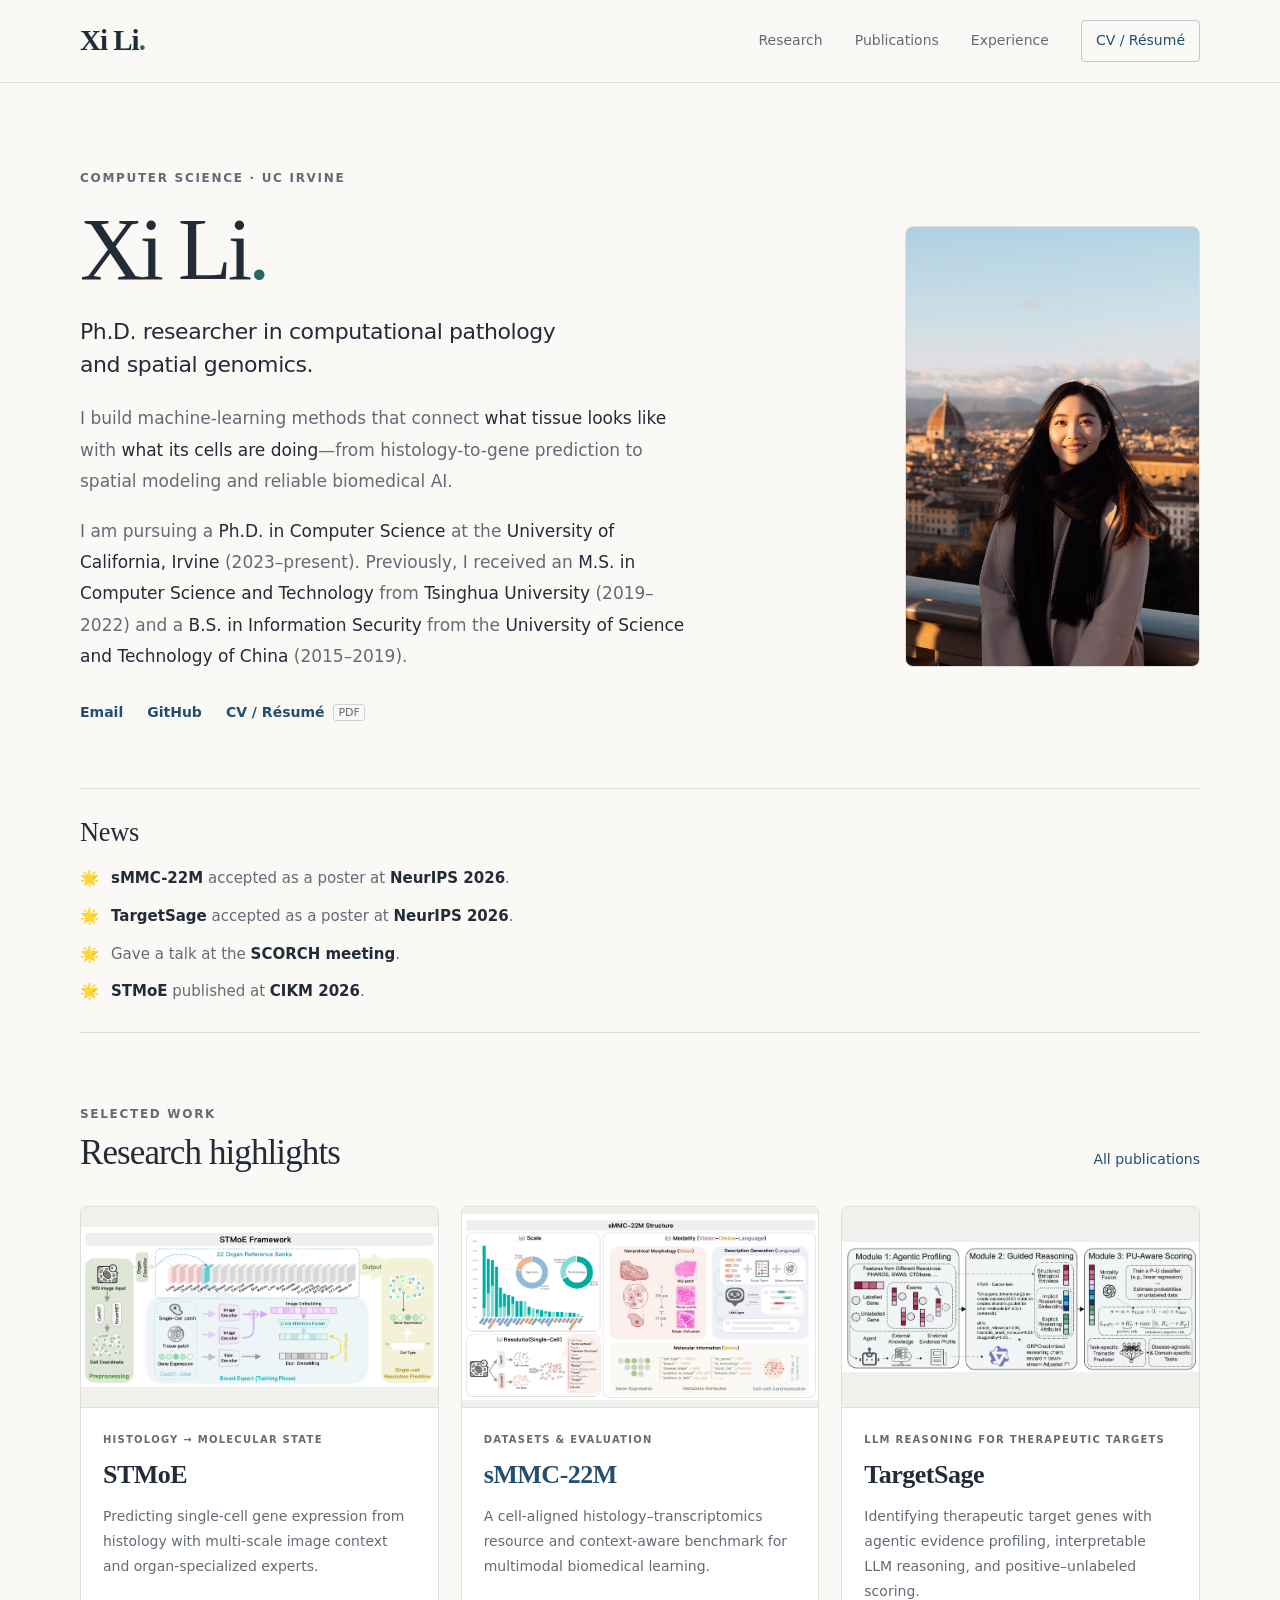
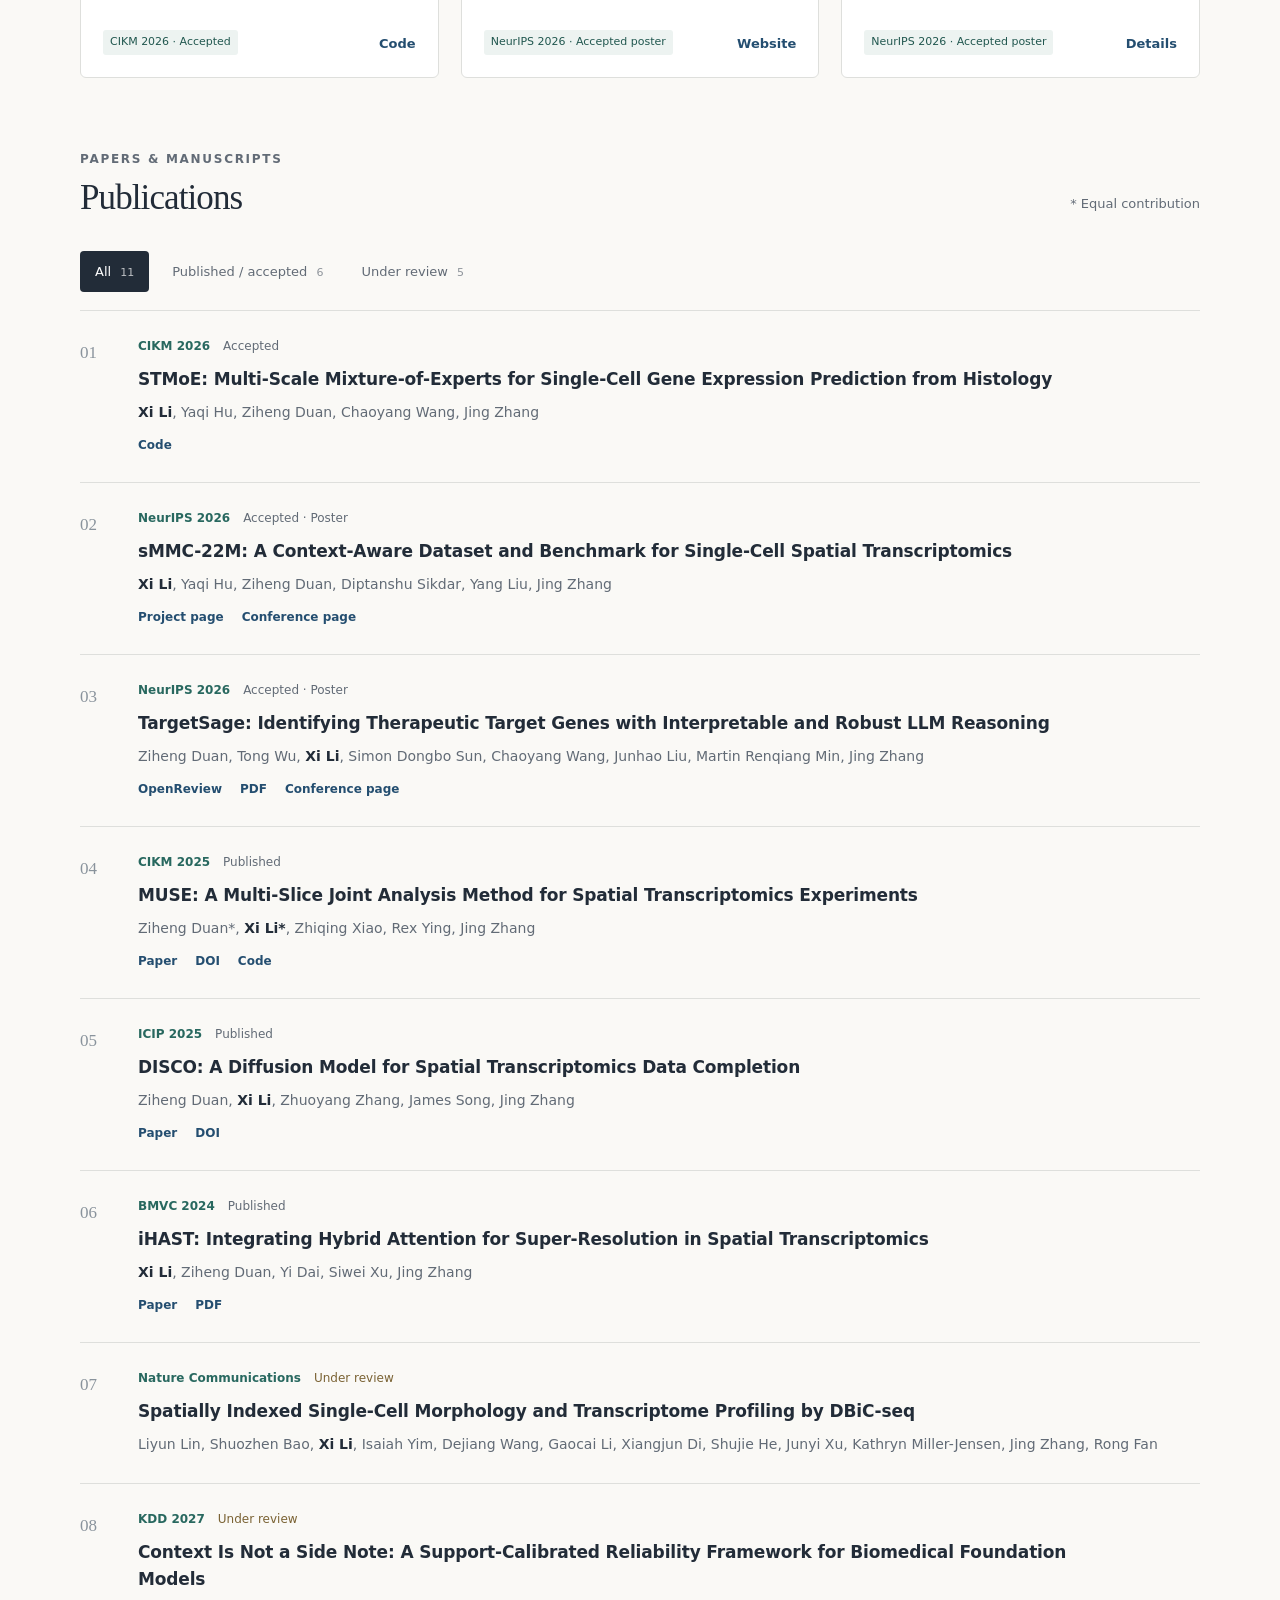
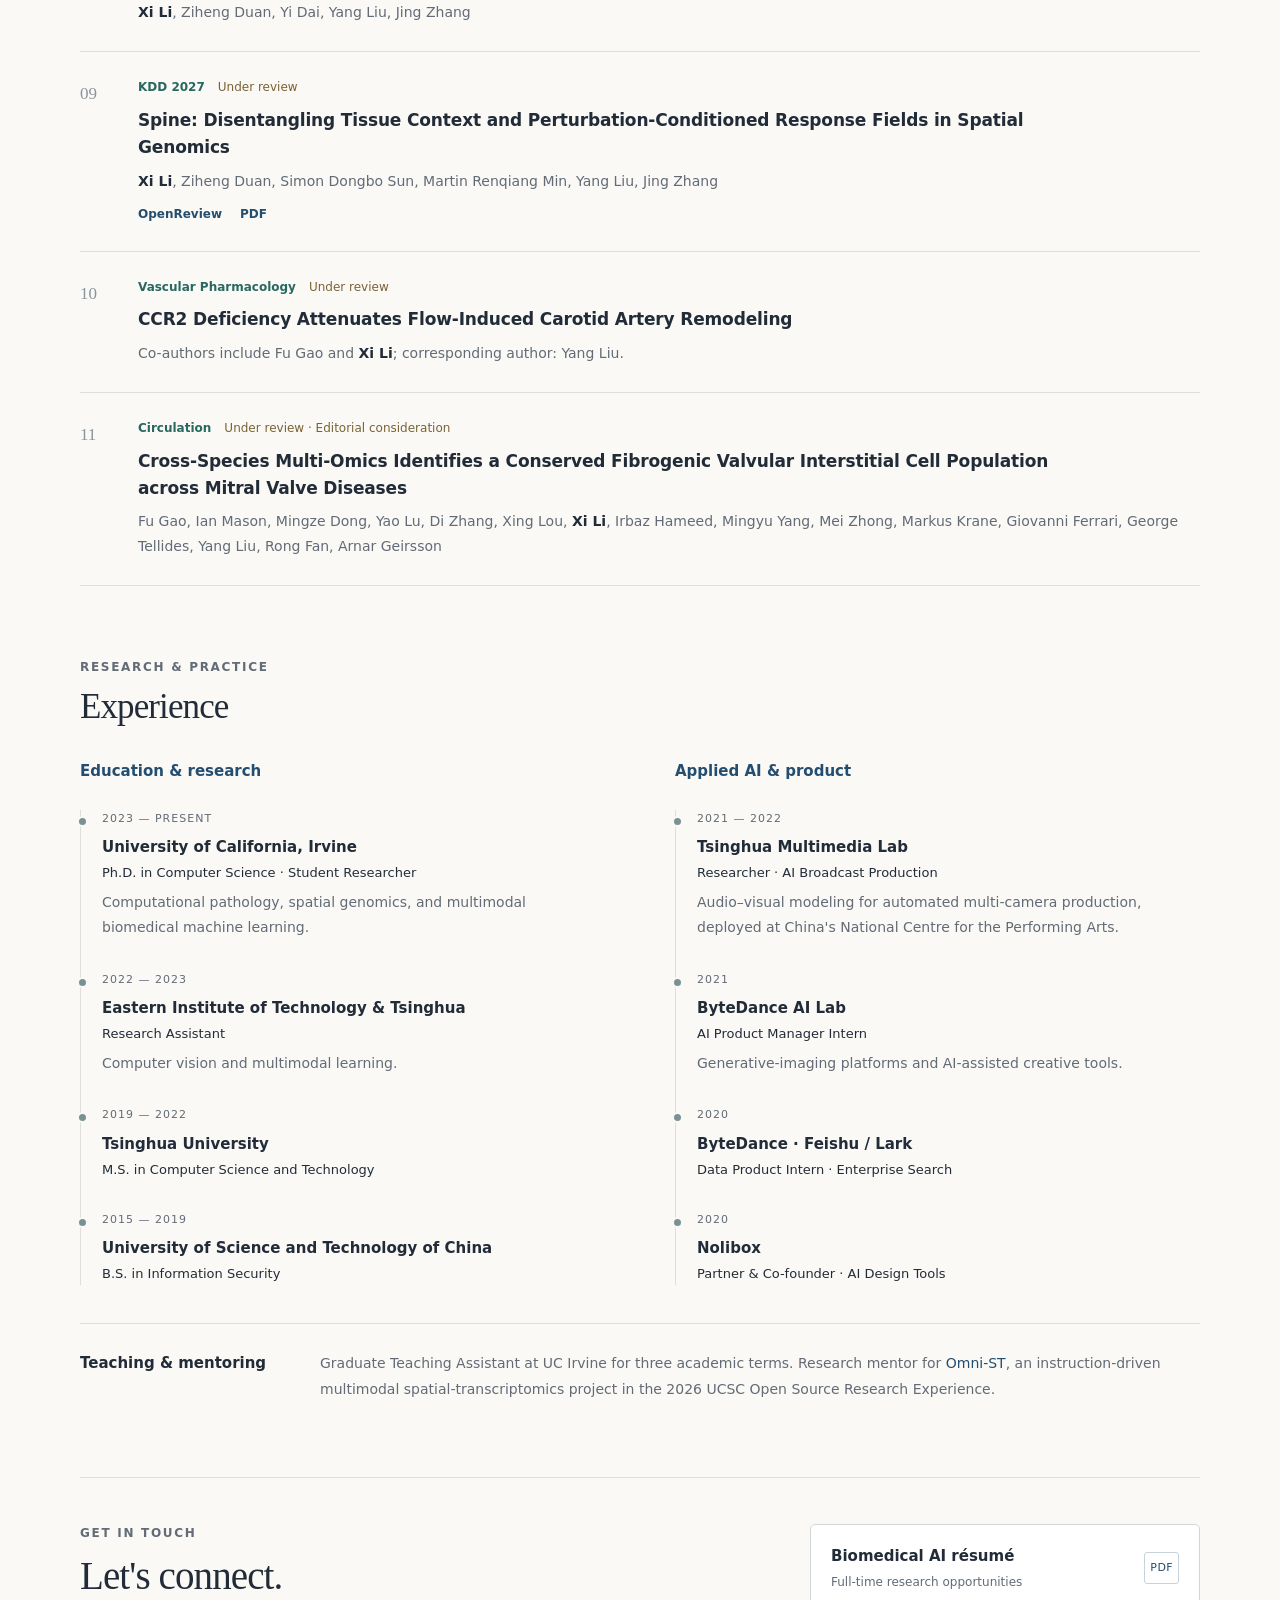
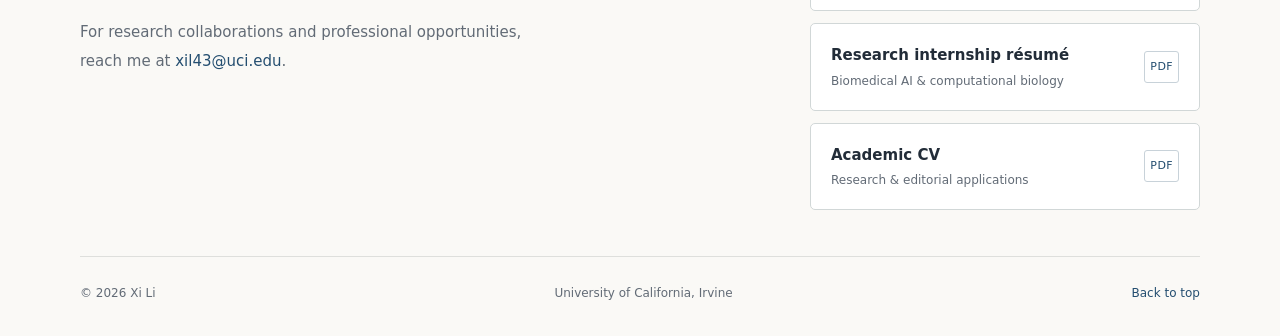
<file: index.html>
<!doctype html>
<html lang="en">
<head>
  <meta charset="utf-8">
  <meta name="viewport" content="width=device-width, initial-scale=1">
  <meta name="theme-color" content="#faf9f6">
  <meta name="description" content="Xi Li is a Ph.D. researcher at UC Irvine working on computational pathology, spatial genomics, and multimodal biomedical AI.">
  <meta property="og:title" content="Xi Li — Computational Pathology & Spatial Genomics">
  <meta property="og:description" content="Research, publications, and experience at the intersection of tissue morphology, molecular biology, and machine learning.">
  <meta property="og:type" content="website">
  <title>Xi Li — Research & Publications</title>
  <link rel="icon" type="image/svg+xml" href="assets/images/favicon.svg">
  <link rel="stylesheet" href="assets/css/style.css">
  <script src="assets/js/main.js" defer></script>
</head>
<body>
  <a class="skip-link" href="#main">Skip to content</a>
  <header class="site-header">
    <div class="header-inner wrap">
      <a class="wordmark" href="#about" aria-label="Xi Li, home">Xi Li<span class="wordmark-dot">.</span></a>
      <button class="menu-toggle" type="button" aria-expanded="false" aria-controls="navigation" hidden>Menu <span aria-hidden="true">☰</span></button>
      <nav id="navigation" aria-label="Main navigation">
        <a href="#research">Research</a>
        <a href="publications.html">Publications</a>
        <a href="#experience">Experience</a>
        <a class="nav-cv" href="#cv">CV / Résumé</a>
      </nav>
    </div>
  </header>

  <main id="main" class="wrap">
    <section class="intro" id="about" aria-labelledby="intro-title">
      <div class="intro-main">
        <p class="eyebrow">COMPUTER SCIENCE · UC IRVINE</p>
        <h1 id="intro-title">Xi Li<span class="name-dot">.</span></h1>
        <p class="intro-role">Ph.D. researcher in computational pathology<br class="desktop-break"> and spatial genomics.</p>
        <p class="intro-text">I build machine-learning methods that connect <strong>what tissue looks like</strong> with <strong>what its cells are doing</strong>—from histology-to-gene prediction to spatial modeling and reliable biomedical AI.</p>
        <p class="intro-text intro-education">I am pursuing a <strong>Ph.D. in Computer Science</strong> at the <strong>University of California, Irvine</strong> (2023–present). Previously, I received an <strong>M.S. in Computer Science and Technology</strong> from <strong>Tsinghua University</strong> (2019–2022) and a <strong>B.S. in Information Security</strong> from the <strong>University of Science and Technology of China</strong> (2015–2019).</p>
        <div class="intro-links">
          <a href="mailto:xil43@uci.edu">Email</a>
          <a href="https://github.com/XenaLi96">GitHub</a>
          <a href="assets/cv/Xi_Li_Biomedical_AI_FullTime_Jun2027.pdf?v=20261121" download>CV / Résumé <span class="file-label">PDF</span></a>
        </div>
      </div>
      <figure class="intro-photo">
        <img src="assets/images/xi-li.jpg?v=20261014" width="2242" height="3360" alt="Xi Li" fetchpriority="high" decoding="async">
      </figure>
    </section>

    <section class="news-strip" aria-labelledby="news-title">
      <h2 class="news-label" id="news-title">News</h2>
      <ul class="news-list" role="list">
        <li><span class="news-star" aria-hidden="true">🌟</span><p><a href="https://xenali96.github.io/sMMC40M/"><strong>sMMC-22M</strong></a> accepted as a poster at <strong>NeurIPS 2026</strong>.</p></li>
        <li><span class="news-star" aria-hidden="true">🌟</span><p><strong>TargetSage</strong> accepted as a poster at <strong>NeurIPS 2026</strong>.</p></li>
        <li><span class="news-star" aria-hidden="true">🌟</span><p>Gave a talk at the <strong>SCORCH meeting</strong>.</p></li>
        <li><span class="news-star" aria-hidden="true">🌟</span><p><strong>STMoE</strong> published at <strong>CIKM 2026</strong>.</p></li>
      </ul>
    </section>

    <section class="section" id="research" aria-labelledby="research-title">
      <div class="section-heading"><div><p class="eyebrow">SELECTED WORK</p><h2 id="research-title">Research highlights</h2></div><a class="quiet-link" href="publications.html">All publications</a></div>
      <div class="research-grid">
        <article class="research-card">
          <div class="card-visual"><a href="assets/images/stmoe-framework.png" target="_blank" rel="noopener" title="View full-size STMoE framework"><img src="assets/images/stmoe-framework.png" width="1678" height="752" alt="STMoE framework: cell preprocessing, 22 organ reference banks, and multi-scale expert training for single-cell gene expression and cell-type prediction."></a></div>
          <div class="card-body"><p class="card-topic">HISTOLOGY → MOLECULAR STATE</p><h3>STMoE</h3><p>Predicting single-cell gene expression from histology with multi-scale image context and organ-specialized experts.</p><div class="card-bottom"><span class="badge accepted">CIKM 2026 · Accepted</span><a href="https://github.com/aicb-ZhangLabs/STMoE">Code</a></div></div>
        </article>
        <article class="research-card">
          <div class="card-visual"><a href="assets/images/smmc-22m-structure.png" target="_blank" rel="noopener" title="View full-size sMMC-22M structure"><img src="assets/images/smmc-22m-structure.png" width="1832" height="954" alt="sMMC-22M structure: dataset scale, single-cell resolution, and aligned vision, omics, and language modalities."></a></div>
          <div class="card-body"><p class="card-topic">DATASETS & EVALUATION</p><h3><a href="https://xenali96.github.io/sMMC40M/">sMMC-22M</a></h3><p>A cell-aligned histology–transcriptomics resource and context-aware benchmark for multimodal biomedical learning.</p><div class="card-bottom"><span class="badge accepted">NeurIPS 2026 · Accepted poster</span><a href="https://xenali96.github.io/sMMC40M/">Website</a></div></div>
        </article>
        <article class="research-card">
          <div class="card-visual"><a href="assets/images/targetsage-framework.png" target="_blank" rel="noopener" title="View full-size TargetSage framework"><img src="assets/images/targetsage-framework.png" width="1722" height="628" alt="TargetSage framework: agentic evidence profiling, guided LLM reasoning, and positive–unlabeled scoring for therapeutic target identification."></a></div>
          <div class="card-body"><p class="card-topic">LLM REASONING FOR THERAPEUTIC TARGETS</p><h3>TargetSage</h3><p>Identifying therapeutic target genes with agentic evidence profiling, interpretable LLM reasoning, and positive–unlabeled scoring.</p><div class="card-bottom"><span class="badge accepted">NeurIPS 2026 · Accepted poster</span><a href="#pub-targetsage">Details</a></div></div>
        </article>
      </div>
    </section>

    <section class="section" id="publications" aria-labelledby="publications-title">
      <div class="section-heading"><div><p class="eyebrow">PAPERS & MANUSCRIPTS</p><h2 id="publications-title">Publications</h2></div><p class="heading-note">* Equal contribution</p></div>
      <div class="publication-filters" role="group" aria-label="Filter publications" hidden>
        <button type="button" class="active" data-filter="all" aria-pressed="true">All <span>11</span></button>
        <button type="button" data-filter="published" aria-pressed="false">Published / accepted <span>6</span></button>
        <button type="button" data-filter="review" aria-pressed="false">Under review <span>5</span></button>
      </div>
      <p id="publication-status" class="sr-only" aria-live="polite"></p>
      <div class="publication-list">
        <article class="publication" data-status="published">
          <div class="pub-index">01</div><div class="pub-content"><div class="pub-meta"><span class="venue">CIKM 2026</span><span class="status-text">Accepted</span></div><h3><a href="https://github.com/aicb-ZhangLabs/STMoE">STMoE: Multi-Scale Mixture-of-Experts for Single-Cell Gene Expression Prediction from Histology</a></h3><p class="authors"><strong>Xi Li</strong>, Yaqi Hu, Ziheng Duan, Chaoyang Wang, Jing Zhang</p><div class="pub-links"><a href="https://github.com/aicb-ZhangLabs/STMoE">Code</a></div></div>
        </article>
        <article class="publication" id="pub-smmc" data-status="published">
          <div class="pub-index">02</div><div class="pub-content"><div class="pub-meta"><span class="venue">NeurIPS 2026</span><span class="status-text">Accepted · Poster</span></div><h3><a href="https://neurips.cc/virtual/2026/poster/153914">sMMC-22M: A Context-Aware Dataset and Benchmark for Single-Cell Spatial Transcriptomics</a></h3><p class="authors"><strong>Xi Li</strong>, Yaqi Hu, Ziheng Duan, Diptanshu Sikdar, Yang Liu, Jing Zhang</p><div class="pub-links"><a href="https://xenali96.github.io/sMMC40M/">Project page</a><a href="https://neurips.cc/virtual/2026/poster/153914">Conference page</a></div></div>
        </article>
        <article class="publication" id="pub-targetsage" data-status="published">
          <div class="pub-index">03</div><div class="pub-content"><div class="pub-meta"><span class="venue">NeurIPS 2026</span><span class="status-text">Accepted · Poster</span></div><h3><a href="https://openreview.net/forum?id=TtHAAMGp59">TargetSage: Identifying Therapeutic Target Genes with Interpretable and Robust LLM Reasoning</a></h3><p class="authors">Ziheng Duan, Tong Wu, <strong>Xi Li</strong>, Simon Dongbo Sun, Chaoyang Wang, Junhao Liu, Martin Renqiang Min, Jing Zhang</p><div class="pub-links"><a href="https://openreview.net/forum?id=TtHAAMGp59">OpenReview</a><a href="https://openreview.net/pdf?id=TtHAAMGp59">PDF</a><a href="https://neurips.cc/virtual/2026/poster/152330">Conference page</a></div></div>
        </article>
        <article class="publication" data-status="published">
          <div class="pub-index">04</div><div class="pub-content"><div class="pub-meta"><span class="venue">CIKM 2025</span><span class="status-text">Published</span></div><h3><a href="https://pmc.ncbi.nlm.nih.gov/articles/PMC12790625/">MUSE: A Multi-Slice Joint Analysis Method for Spatial Transcriptomics Experiments</a></h3><p class="authors">Ziheng Duan*, <strong>Xi Li*</strong>, Zhiqing Xiao, Rex Ying, Jing Zhang</p><div class="pub-links"><a href="https://pmc.ncbi.nlm.nih.gov/articles/PMC12790625/">Paper</a><a href="https://doi.org/10.1145/3746252.3761240">DOI</a><a href="https://github.com/RRRussell/MUSE">Code</a></div></div>
        </article>
        <article class="publication" data-status="published">
          <div class="pub-index">05</div><div class="pub-content"><div class="pub-meta"><span class="venue">ICIP 2025</span><span class="status-text">Published</span></div><h3><a href="https://pmc.ncbi.nlm.nih.gov/articles/PMC12407492/">DISCO: A Diffusion Model for Spatial Transcriptomics Data Completion</a></h3><p class="authors">Ziheng Duan, <strong>Xi Li</strong>, Zhuoyang Zhang, James Song, Jing Zhang</p><div class="pub-links"><a href="https://pmc.ncbi.nlm.nih.gov/articles/PMC12407492/">Paper</a><a href="https://doi.org/10.1109/ICIP55913.2025.11084277">DOI</a></div></div>
        </article>
        <article class="publication" data-status="published">
          <div class="pub-index">06</div><div class="pub-content"><div class="pub-meta"><span class="venue">BMVC 2024</span><span class="status-text">Published</span></div><h3><a href="https://bmvc2024.org/proceedings/991/">iHAST: Integrating Hybrid Attention for Super-Resolution in Spatial Transcriptomics</a></h3><p class="authors"><strong>Xi Li</strong>, Ziheng Duan, Yi Dai, Siwei Xu, Jing Zhang</p><div class="pub-links"><a href="https://bmvc2024.org/proceedings/991/">Paper</a><a href="https://bmva-archive.org.uk/bmvc/2024/papers/Paper_991/paper.pdf">PDF</a></div></div>
        </article>
        <article class="publication" data-status="review">
          <div class="pub-index">07</div><div class="pub-content"><div class="pub-meta"><span class="venue">Nature Communications</span><span class="status-text under-review">Under review</span></div><h3>Spatially Indexed Single-Cell Morphology and Transcriptome Profiling by DBiC-seq</h3><p class="authors">Liyun Lin, Shuozhen Bao, <strong>Xi Li</strong>, Isaiah Yim, Dejiang Wang, Gaocai Li, Xiangjun Di, Shujie He, Junyi Xu, Kathryn Miller-Jensen, Jing Zhang, Rong Fan</p></div>
        </article>
        <article class="publication" data-status="review">
          <div class="pub-index">08</div><div class="pub-content"><div class="pub-meta"><span class="venue">KDD 2027</span><span class="status-text under-review">Under review</span></div><h3>Context Is Not a Side Note: A Support-Calibrated Reliability Framework for Biomedical Foundation Models</h3><p class="authors"><strong>Xi Li</strong>, Ziheng Duan, Yi Dai, Yang Liu, Jing Zhang</p></div>
        </article>
        <article class="publication" id="pub-spine" data-status="review">
          <div class="pub-index">09</div><div class="pub-content"><div class="pub-meta"><span class="venue">KDD 2027</span><span class="status-text under-review">Under review</span></div><h3><a href="https://openreview.net/forum?id=9jUUX5GboF">Spine: Disentangling Tissue Context and Perturbation-Conditioned Response Fields in Spatial Genomics</a></h3><p class="authors"><strong>Xi Li</strong>, Ziheng Duan, Simon Dongbo Sun, Martin Renqiang Min, Yang Liu, Jing Zhang</p><div class="pub-links"><a href="https://openreview.net/forum?id=9jUUX5GboF">OpenReview</a><a href="https://openreview.net/pdf?id=9jUUX5GboF">PDF</a></div></div>
        </article>
        <article class="publication" id="pub-ccr2" data-status="review">
          <div class="pub-index">10</div><div class="pub-content"><div class="pub-meta"><span class="venue">Vascular Pharmacology</span><span class="status-text under-review">Under review</span></div><h3>CCR2 Deficiency Attenuates Flow-Induced Carotid Artery Remodeling</h3><p class="authors">Co-authors include Fu Gao and <strong>Xi Li</strong>; corresponding author: Yang Liu.</p></div>
        </article>
        <article class="publication" id="pub-circulation" data-status="review">
          <div class="pub-index">11</div><div class="pub-content"><div class="pub-meta"><span class="venue">Circulation</span><span class="status-text under-review">Under review · Editorial consideration</span></div><h3>Cross-Species Multi-Omics Identifies a Conserved Fibrogenic Valvular Interstitial Cell Population across Mitral Valve Diseases</h3><p class="authors">Fu Gao, Ian Mason, Mingze Dong, Yao Lu, Di Zhang, Xing Lou, <strong>Xi Li</strong>, Irbaz Hameed, Mingyu Yang, Mei Zhong, Markus Krane, Giovanni Ferrari, George Tellides, Yang Liu, Rong Fan, Arnar Geirsson</p></div>
        </article>
      </div>
    </section>

    <section class="section" id="experience" aria-labelledby="experience-title">
      <div class="section-heading"><div><p class="eyebrow">RESEARCH & PRACTICE</p><h2 id="experience-title">Experience</h2></div></div>
      <div class="experience-columns">
        <div><h3 class="column-title">Education & research</h3>
          <div class="timeline-item"><p class="timeline-date">2023 — PRESENT</p><h4>University of California, Irvine</h4><p class="timeline-role">Ph.D. in Computer Science · Student Researcher</p><p>Computational pathology, spatial genomics, and multimodal biomedical machine learning.</p></div>
          <div class="timeline-item"><p class="timeline-date">2022 — 2023</p><h4>Eastern Institute of Technology & Tsinghua</h4><p class="timeline-role">Research Assistant</p><p>Computer vision and multimodal learning.</p></div>
          <div class="timeline-item compact"><p class="timeline-date">2019 — 2022</p><h4>Tsinghua University</h4><p class="timeline-role">M.S. in Computer Science and Technology</p></div>
          <div class="timeline-item compact"><p class="timeline-date">2015 — 2019</p><h4>University of Science and Technology of China</h4><p class="timeline-role">B.S. in Information Security</p></div>
        </div>
        <div><h3 class="column-title">Applied AI & product</h3>
          <div class="timeline-item"><p class="timeline-date">2021 — 2022</p><h4>Tsinghua Multimedia Lab</h4><p class="timeline-role">Researcher · AI Broadcast Production</p><p>Audio–visual modeling for automated multi-camera production, deployed at China's National Centre for the Performing Arts.</p></div>
          <div class="timeline-item"><p class="timeline-date">2021</p><h4>ByteDance AI Lab</h4><p class="timeline-role">AI Product Manager Intern</p><p>Generative-imaging platforms and AI-assisted creative tools.</p></div>
          <div class="timeline-item compact"><p class="timeline-date">2020</p><h4>ByteDance · Feishu / Lark</h4><p class="timeline-role">Data Product Intern · Enterprise Search</p></div>
          <div class="timeline-item compact"><p class="timeline-date">2020</p><h4>Nolibox</h4><p class="timeline-role">Partner & Co-founder · AI Design Tools</p></div>
        </div>
      </div>
      <div class="mentoring"><h3>Teaching & mentoring</h3><p>Graduate Teaching Assistant at UC Irvine for three academic terms. Research mentor for <a href="https://ucsc-ospo.netlify.app/project/osre26/uci-ics/omni-st/">Omni-ST</a>, an instruction-driven multimodal spatial-transcriptomics project in the 2026 UCSC Open Source Research Experience.</p></div>
    </section>

    <section class="cv-section" id="cv" aria-labelledby="cv-title">
      <div><p class="eyebrow">GET IN TOUCH</p><h2 id="cv-title">Let's connect.</h2><p>For research collaborations and professional opportunities,<br class="desktop-break"> reach me at <a href="mailto:xil43@uci.edu">xil43@uci.edu</a>.</p></div>
      <div class="cv-downloads">
        <a class="download-card" href="assets/cv/Xi_Li_Biomedical_AI_FullTime_Jun2027.pdf?v=20261121" download><span><strong>Biomedical AI résumé</strong><small>Full-time research opportunities</small></span><span class="pdf-icon">PDF</span></a>
        <a class="download-card" href="assets/cv/Xi_Li_Biomedical_AI_Internship_Dec2027.pdf?v=20261121" download><span><strong>Research internship résumé</strong><small>Biomedical AI & computational biology</small></span><span class="pdf-icon">PDF</span></a>
        <a class="download-card" href="assets/cv/Xi_Li_Academic_CV.pdf" download><span><strong>Academic CV</strong><small>Research & editorial applications</small></span><span class="pdf-icon">PDF</span></a>
      </div>
    </section>
  </main>
  <footer class="site-footer wrap"><p>© 2026 Xi Li</p><p>University of California, Irvine</p><a href="#about">Back to top</a></footer>
</body>
</html>
</file>
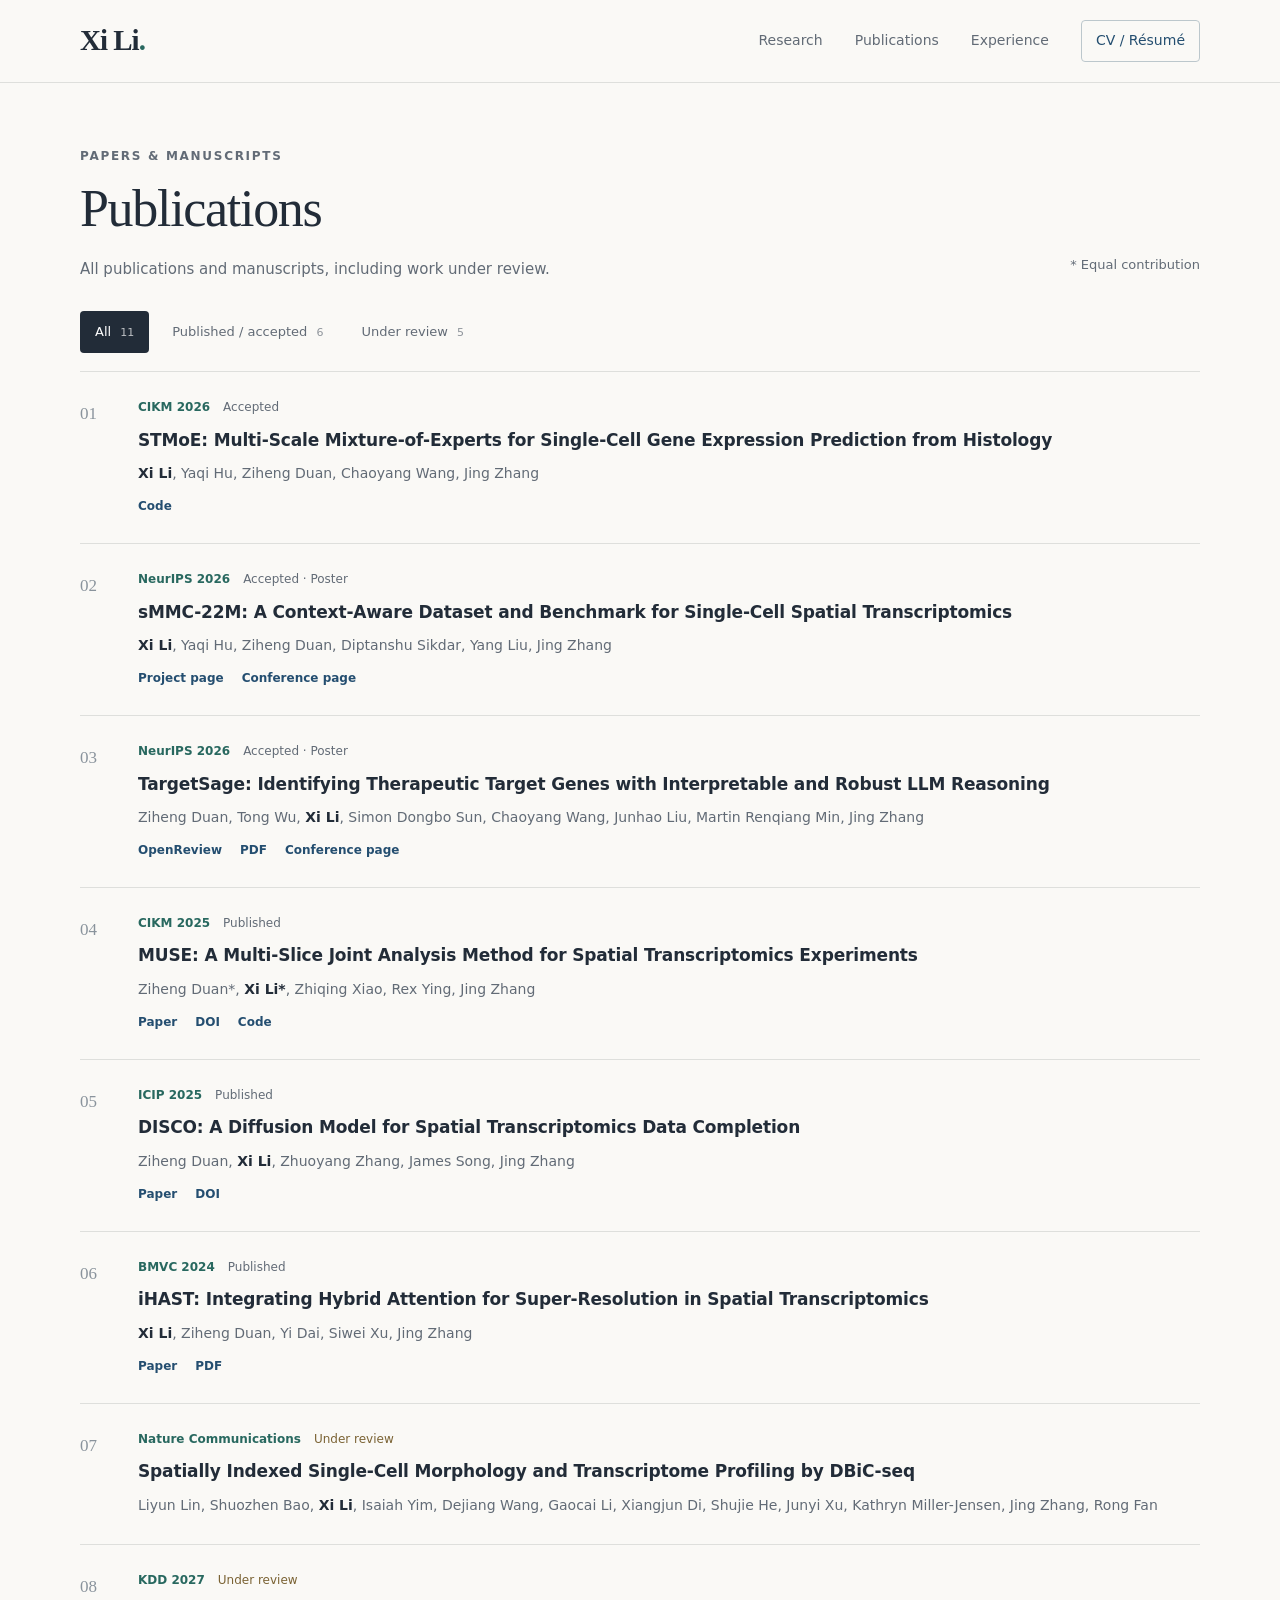
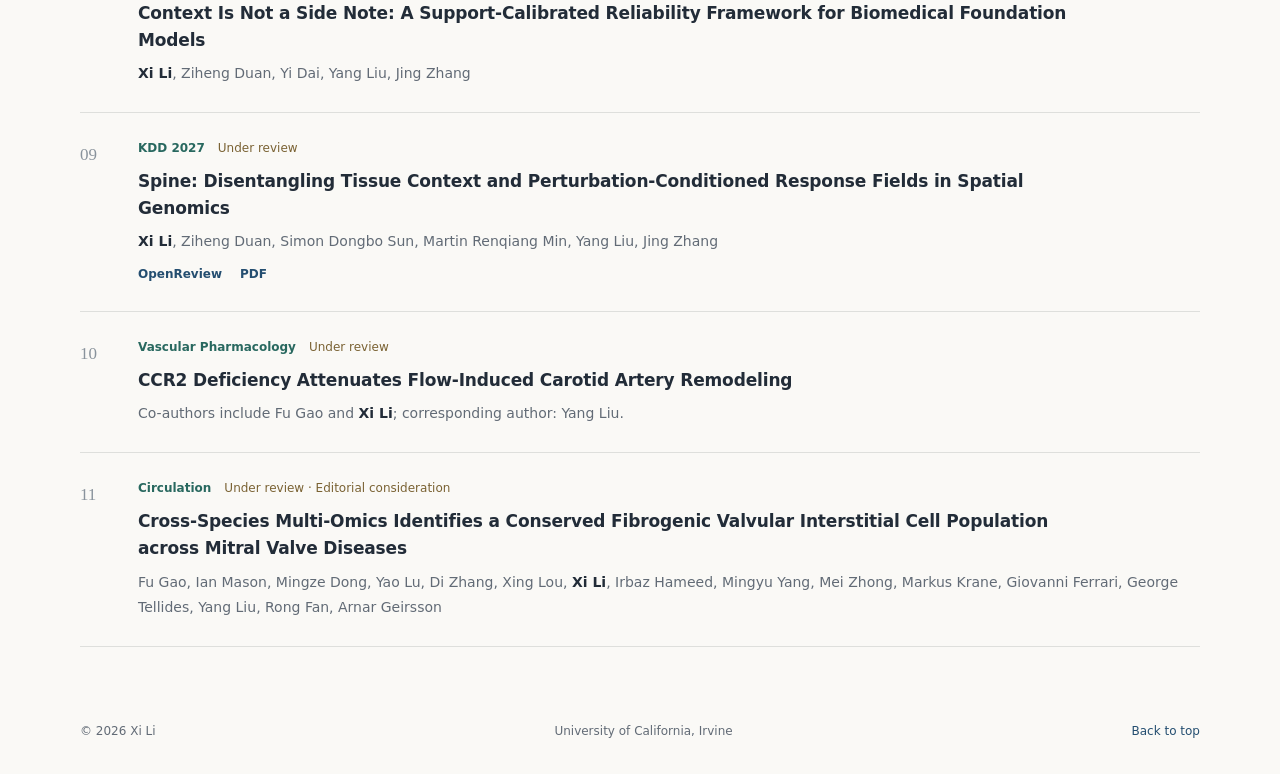
<file: publications.html>
<!doctype html>
<html lang="en">
<head>
  <meta charset="utf-8">
  <meta name="viewport" content="width=device-width, initial-scale=1">
  <meta name="theme-color" content="#faf9f6">
  <meta name="description" content="All publications and manuscripts by Xi Li in computational pathology, spatial genomics, and biomedical AI.">
  <meta property="og:title" content="Publications — Xi Li">
  <meta property="og:description" content="Research, publications, and experience at the intersection of tissue morphology, molecular biology, and machine learning.">
  <meta property="og:type" content="website">
  <title>Publications — Xi Li</title>
  <link rel="icon" type="image/svg+xml" href="assets/images/favicon.svg">
  <link rel="stylesheet" href="assets/css/style.css?v=20261014-publications">
  <script src="assets/js/main.js" defer></script>
</head>
<body>
  <a class="skip-link" href="#main">Skip to content</a>
  <header class="site-header">
    <div class="header-inner wrap">
      <a class="wordmark" href="index.html#about" aria-label="Xi Li, home">Xi Li<span class="wordmark-dot">.</span></a>
      <button class="menu-toggle" type="button" aria-expanded="false" aria-controls="navigation" hidden>Menu <span aria-hidden="true">☰</span></button>
      <nav id="navigation" aria-label="Main navigation">
        <a href="index.html#research">Research</a>
        <a href="publications.html" aria-current="page">Publications</a>
        <a href="index.html#experience">Experience</a>
        <a class="nav-cv" href="index.html#cv">CV / Résumé</a>
      </nav>
    </div>
  </header>

  <main id="main" class="wrap">
    <section class="publications-page" id="publications" aria-labelledby="publications-title">
      <div class="section-heading publication-page-header"><div><p class="eyebrow">PAPERS & MANUSCRIPTS</p><h1 id="publications-title">Publications</h1><p class="page-summary">All publications and manuscripts, including work under review.</p></div><p class="heading-note">* Equal contribution</p></div>
      <div class="publication-filters" role="group" aria-label="Filter publications" hidden>
        <button type="button" class="active" data-filter="all" aria-pressed="true">All <span>11</span></button>
        <button type="button" data-filter="published" aria-pressed="false">Published / accepted <span>6</span></button>
        <button type="button" data-filter="review" aria-pressed="false">Under review <span>5</span></button>
      </div>
      <p id="publication-status" class="sr-only" aria-live="polite"></p>
      <div class="publication-list">
        <article class="publication" data-status="published">
          <div class="pub-index">01</div><div class="pub-content"><div class="pub-meta"><span class="venue">CIKM 2026</span><span class="status-text">Accepted</span></div><h3><a href="https://github.com/aicb-ZhangLabs/STMoE">STMoE: Multi-Scale Mixture-of-Experts for Single-Cell Gene Expression Prediction from Histology</a></h3><p class="authors"><strong>Xi Li</strong>, Yaqi Hu, Ziheng Duan, Chaoyang Wang, Jing Zhang</p><div class="pub-links"><a href="https://github.com/aicb-ZhangLabs/STMoE">Code</a></div></div>
        </article>
        <article class="publication" id="pub-smmc" data-status="published">
          <div class="pub-index">02</div><div class="pub-content"><div class="pub-meta"><span class="venue">NeurIPS 2026</span><span class="status-text">Accepted · Poster</span></div><h3><a href="https://neurips.cc/virtual/2026/poster/153914">sMMC-22M: A Context-Aware Dataset and Benchmark for Single-Cell Spatial Transcriptomics</a></h3><p class="authors"><strong>Xi Li</strong>, Yaqi Hu, Ziheng Duan, Diptanshu Sikdar, Yang Liu, Jing Zhang</p><div class="pub-links"><a href="https://xenali96.github.io/sMMC40M/">Project page</a><a href="https://neurips.cc/virtual/2026/poster/153914">Conference page</a></div></div>
        </article>
        <article class="publication" id="pub-targetsage" data-status="published">
          <div class="pub-index">03</div><div class="pub-content"><div class="pub-meta"><span class="venue">NeurIPS 2026</span><span class="status-text">Accepted · Poster</span></div><h3><a href="https://openreview.net/forum?id=TtHAAMGp59">TargetSage: Identifying Therapeutic Target Genes with Interpretable and Robust LLM Reasoning</a></h3><p class="authors">Ziheng Duan, Tong Wu, <strong>Xi Li</strong>, Simon Dongbo Sun, Chaoyang Wang, Junhao Liu, Martin Renqiang Min, Jing Zhang</p><div class="pub-links"><a href="https://openreview.net/forum?id=TtHAAMGp59">OpenReview</a><a href="https://openreview.net/pdf?id=TtHAAMGp59">PDF</a><a href="https://neurips.cc/virtual/2026/poster/152330">Conference page</a></div></div>
        </article>
        <article class="publication" data-status="published">
          <div class="pub-index">04</div><div class="pub-content"><div class="pub-meta"><span class="venue">CIKM 2025</span><span class="status-text">Published</span></div><h3><a href="https://pmc.ncbi.nlm.nih.gov/articles/PMC12790625/">MUSE: A Multi-Slice Joint Analysis Method for Spatial Transcriptomics Experiments</a></h3><p class="authors">Ziheng Duan*, <strong>Xi Li*</strong>, Zhiqing Xiao, Rex Ying, Jing Zhang</p><div class="pub-links"><a href="https://pmc.ncbi.nlm.nih.gov/articles/PMC12790625/">Paper</a><a href="https://doi.org/10.1145/3746252.3761240">DOI</a><a href="https://github.com/RRRussell/MUSE">Code</a></div></div>
        </article>
        <article class="publication" data-status="published">
          <div class="pub-index">05</div><div class="pub-content"><div class="pub-meta"><span class="venue">ICIP 2025</span><span class="status-text">Published</span></div><h3><a href="https://pmc.ncbi.nlm.nih.gov/articles/PMC12407492/">DISCO: A Diffusion Model for Spatial Transcriptomics Data Completion</a></h3><p class="authors">Ziheng Duan, <strong>Xi Li</strong>, Zhuoyang Zhang, James Song, Jing Zhang</p><div class="pub-links"><a href="https://pmc.ncbi.nlm.nih.gov/articles/PMC12407492/">Paper</a><a href="https://doi.org/10.1109/ICIP55913.2025.11084277">DOI</a></div></div>
        </article>
        <article class="publication" data-status="published">
          <div class="pub-index">06</div><div class="pub-content"><div class="pub-meta"><span class="venue">BMVC 2024</span><span class="status-text">Published</span></div><h3><a href="https://bmvc2024.org/proceedings/991/">iHAST: Integrating Hybrid Attention for Super-Resolution in Spatial Transcriptomics</a></h3><p class="authors"><strong>Xi Li</strong>, Ziheng Duan, Yi Dai, Siwei Xu, Jing Zhang</p><div class="pub-links"><a href="https://bmvc2024.org/proceedings/991/">Paper</a><a href="https://bmva-archive.org.uk/bmvc/2024/papers/Paper_991/paper.pdf">PDF</a></div></div>
        </article>
        <article class="publication" data-status="review">
          <div class="pub-index">07</div><div class="pub-content"><div class="pub-meta"><span class="venue">Nature Communications</span><span class="status-text under-review">Under review</span></div><h3>Spatially Indexed Single-Cell Morphology and Transcriptome Profiling by DBiC-seq</h3><p class="authors">Liyun Lin, Shuozhen Bao, <strong>Xi Li</strong>, Isaiah Yim, Dejiang Wang, Gaocai Li, Xiangjun Di, Shujie He, Junyi Xu, Kathryn Miller-Jensen, Jing Zhang, Rong Fan</p></div>
        </article>
        <article class="publication" data-status="review">
          <div class="pub-index">08</div><div class="pub-content"><div class="pub-meta"><span class="venue">KDD 2027</span><span class="status-text under-review">Under review</span></div><h3>Context Is Not a Side Note: A Support-Calibrated Reliability Framework for Biomedical Foundation Models</h3><p class="authors"><strong>Xi Li</strong>, Ziheng Duan, Yi Dai, Yang Liu, Jing Zhang</p></div>
        </article>
        <article class="publication" id="pub-spine" data-status="review">
          <div class="pub-index">09</div><div class="pub-content"><div class="pub-meta"><span class="venue">KDD 2027</span><span class="status-text under-review">Under review</span></div><h3><a href="https://openreview.net/forum?id=9jUUX5GboF">Spine: Disentangling Tissue Context and Perturbation-Conditioned Response Fields in Spatial Genomics</a></h3><p class="authors"><strong>Xi Li</strong>, Ziheng Duan, Simon Dongbo Sun, Martin Renqiang Min, Yang Liu, Jing Zhang</p><div class="pub-links"><a href="https://openreview.net/forum?id=9jUUX5GboF">OpenReview</a><a href="https://openreview.net/pdf?id=9jUUX5GboF">PDF</a></div></div>
        </article>
        <article class="publication" id="pub-ccr2" data-status="review">
          <div class="pub-index">10</div><div class="pub-content"><div class="pub-meta"><span class="venue">Vascular Pharmacology</span><span class="status-text under-review">Under review</span></div><h3>CCR2 Deficiency Attenuates Flow-Induced Carotid Artery Remodeling</h3><p class="authors">Co-authors include Fu Gao and <strong>Xi Li</strong>; corresponding author: Yang Liu.</p></div>
        </article>
        <article class="publication" id="pub-circulation" data-status="review">
          <div class="pub-index">11</div><div class="pub-content"><div class="pub-meta"><span class="venue">Circulation</span><span class="status-text under-review">Under review · Editorial consideration</span></div><h3>Cross-Species Multi-Omics Identifies a Conserved Fibrogenic Valvular Interstitial Cell Population across Mitral Valve Diseases</h3><p class="authors">Fu Gao, Ian Mason, Mingze Dong, Yao Lu, Di Zhang, Xing Lou, <strong>Xi Li</strong>, Irbaz Hameed, Mingyu Yang, Mei Zhong, Markus Krane, Giovanni Ferrari, George Tellides, Yang Liu, Rong Fan, Arnar Geirsson</p></div>
        </article>
      </div>
    </section>
  </main>
  <footer class="site-footer wrap"><p>© 2026 Xi Li</p><p>University of California, Irvine</p><a href="#publications">Back to top</a></footer>
</body>
</html>
</file>
<file: assets/css/style.css>
:root{--paper:#faf9f6;--ink:#222c38;--muted:#626b76;--accent:#244e70;--teal:#28685f;--line:#dedfdc;--panel:#f0f1ec;--serif:Georgia,'Times New Roman',serif;--sans:system-ui,-apple-system,BlinkMacSystemFont,'Segoe UI',sans-serif}
*{box-sizing:border-box}html{scroll-behavior:smooth;scroll-padding-top:100px}body{margin:0;background:var(--paper);color:var(--ink);font-family:var(--sans);font-size:1rem;line-height:1.65;-webkit-font-smoothing:antialiased}a{color:var(--accent);text-decoration:none;text-underline-offset:4px}a:hover{text-decoration:underline}button{font:inherit;cursor:pointer}button,a{-webkit-tap-highlight-color:transparent}button:focus-visible,a:focus-visible{outline:3px solid #367caf;outline-offset:5px;border-radius:2px}h1,h2,h3,h4,p{margin:0}img{display:block;max-width:100%;height:auto}[hidden]{display:none!important}.wrap{width:min(1120px,calc(100% - 96px));margin-inline:auto}.sr-only{position:absolute;width:1px;height:1px;padding:0;margin:-1px;overflow:hidden;clip:rect(0,0,0,0);white-space:nowrap;border:0}.skip-link{position:fixed;top:-70px;left:20px;z-index:20;padding:12px 18px;background:var(--ink);color:white}.skip-link:focus{top:12px}
.site-header{position:sticky;top:0;z-index:10;border-bottom:1px solid var(--line);background:rgba(250,249,246,.97)}.header-inner{display:flex;align-items:center;justify-content:space-between;min-height:82px;gap:20px}.wordmark{font-family:var(--serif);font-size:1.8125rem;font-weight:700;color:var(--ink);letter-spacing:-1px}.wordmark:hover{text-decoration:none}.wordmark-dot,.name-dot{color:var(--teal)}nav{display:flex;align-items:center;gap:32px}nav a{color:var(--muted);font-size:0.875rem;font-weight:500}nav a:hover{color:var(--accent)}nav a[aria-current="location"]{color:var(--accent)}nav .nav-cv{padding:8px 14px;border:1px solid #bcc7cc;border-radius:4px;color:var(--accent)}.menu-toggle{background:none;border:1px solid var(--line);border-radius:4px;padding:8px 12px;color:var(--ink);font-size:0.875rem}
.intro{padding:86px 0 64px;display:grid;grid-template-columns:minmax(0,1fr) 295px;gap:90px;align-items:center}.eyebrow{font-size:0.75rem;font-weight:650;letter-spacing:1.7px;color:var(--muted);line-height:1.6;margin-bottom:14px}.intro h1{font-family:var(--serif);font-size:5.5rem;line-height:1.08;font-weight:400;letter-spacing:-4px;margin-bottom:18px}.intro-role{font-size:1.375rem;line-height:1.5;font-weight:500;letter-spacing:-.4px;margin-bottom:22px}.intro-text{color:var(--muted);font-size:1.0625rem;line-height:1.85;max-width:610px}.intro-text strong{font-weight:500;color:var(--ink)}.intro-links{display:flex;align-items:center;flex-wrap:wrap;gap:24px;margin-top:28px;font-size:0.875rem;font-weight:600}.file-label{font-size:0.6875rem;border:1px solid #ccd4d7;border-radius:3px;padding:1px 4px;margin-left:4px;font-weight:500;vertical-align:middle;color:var(--muted)}.intro-aside{border-left:1px solid var(--line);padding-left:32px}.aside-kicker{font-size:0.6875rem;letter-spacing:1.4px;color:var(--muted);margin-bottom:24px}.research-word{font-family:var(--serif);font-size:2.375rem;line-height:1.3;letter-spacing:-1px;margin-bottom:19px}.research-word span{display:block;font-family:var(--sans);font-size:0.6875rem;letter-spacing:1.2px;color:var(--muted);margin-top:6px}.aside-note{font-size:0.8125rem;color:var(--muted);margin-top:26px}.news-strip{display:flex;align-items:center;gap:26px;padding:19px 0;border-block:1px solid var(--line)}.news-label{font-size:0.6875rem;letter-spacing:1.3px;color:var(--teal);font-weight:650;white-space:nowrap}.news-strip p{font-size:0.875rem;color:var(--muted)}.news-strip strong{color:var(--ink);font-weight:600}.mobile-break{display:none}
.section{padding-top:72px}.section-heading{display:flex;align-items:flex-end;justify-content:space-between;gap:20px;margin-bottom:30px}.section-heading .eyebrow{margin-bottom:6px}h2{font-family:var(--serif);font-size:2.1875rem;font-weight:400;line-height:1.3;letter-spacing:-.9px}.quiet-link{font-size:0.875rem;margin-bottom:5px}.heading-note{font-size:0.8125rem;color:var(--muted);padding-bottom:6px}.research-grid{display:grid;grid-template-columns:repeat(3,minmax(0,1fr));gap:22px}.research-card{border:1px solid var(--line);border-radius:6px;overflow:hidden;background:#fff;display:flex;flex-direction:column}.card-visual{border-bottom:1px solid var(--line);background:var(--panel)}.card-visual img{width:100%;aspect-ratio:16/9;object-fit:contain}.card-body{padding:24px 22px 22px;display:flex;flex-direction:column;flex:1}.card-topic{font-size:0.625rem;letter-spacing:1.25px;color:var(--muted);font-weight:600;margin-bottom:9px}.card-body h3{font-family:var(--serif);font-size:1.625rem;line-height:1.3;letter-spacing:-.5px;margin-bottom:12px}.card-body>p:not(.card-topic){color:var(--muted);font-size:0.875rem;line-height:1.8;margin-bottom:26px}.card-bottom{display:flex;gap:10px;justify-content:space-between;align-items:flex-start;margin-top:auto}.card-bottom>a{font-size:0.8125rem;font-weight:600;flex-shrink:0;padding-top:3px}.badge{font-size:0.6875rem;line-height:1.5;display:inline-block;padding:4px 7px;border-radius:3px}.badge.accepted{background:#edf3f1;color:#21574f}.badge.review{background:#f3efe5;color:#755f30}
.publication-filters{display:flex;flex-wrap:wrap;gap:8px;margin-bottom:18px}.publication-filters button{font-size:0.8125rem;border:1px solid transparent;border-radius:4px;padding:9px 14px;background:transparent;color:var(--muted)}.publication-filters button span{font-size:0.6875rem;margin-left:5px;opacity:.7}.publication-filters button.active{background:var(--ink);color:white}.publication-filters button:not(.active):hover{border-color:var(--line);background:white}.publication{display:grid;grid-template-columns:40px minmax(0,1fr);gap:18px;border-top:1px solid var(--line);padding:26px 0}.publication:last-child{border-bottom:1px solid var(--line)}.pub-index{font-family:var(--serif);font-size:1.0625rem;color:#89939c;padding-top:2px}.pub-meta{display:flex;align-items:center;flex-wrap:wrap;gap:13px;font-size:0.75rem;margin-bottom:9px}.venue{font-weight:650;color:var(--teal)}.status-text{color:var(--muted)}.under-review{color:#7a6233}.publication h3{font-size:1.0625rem;font-weight:600;line-height:1.6;letter-spacing:-.15px;max-width:930px}.publication h3 a{color:var(--ink)}.authors{font-size:0.875rem;color:var(--muted);line-height:1.8;margin-top:7px}.authors strong{font-weight:600;color:var(--ink)}.pub-links{display:flex;gap:18px;margin-top:11px;font-size:0.75rem;font-weight:600}.publication[id]{scroll-margin-top:110px}
.experience-columns{display:grid;grid-template-columns:1fr 1fr;gap:70px}.column-title{font-size:0.9375rem;font-weight:600;margin-bottom:26px;color:var(--accent)}.timeline-item{position:relative;padding:0 0 30px 21px;border-left:1px solid var(--line)}.timeline-item:before{content:'';position:absolute;left:-4px;top:6px;width:7px;height:7px;background:#7a9293;border:2px solid var(--paper);border-radius:50%}.timeline-date{font-size:0.6875rem;letter-spacing:1px;color:var(--muted);margin-bottom:7px}.timeline-item h4{font-size:0.9375rem;font-weight:600;line-height:1.6}.timeline-item p:not(.timeline-date){font-size:0.875rem;color:var(--muted);line-height:1.8;margin-top:6px}.timeline-item .timeline-role{color:var(--ink)!important;font-size:0.8125rem!important;margin-top:2px!important}.timeline-item:last-child{padding-bottom:0}.mentoring{display:grid;grid-template-columns:210px minmax(0,1fr);gap:30px;border-top:1px solid var(--line);margin-top:38px;padding-top:27px}.mentoring h3{font-size:0.9375rem;font-weight:600}.mentoring p{font-size:0.875rem;color:var(--muted);line-height:1.85}.cv-section{margin-top:74px;padding:46px 0;display:grid;grid-template-columns:minmax(0,1fr) 390px;gap:60px;border-block:1px solid var(--line)}.cv-section .eyebrow{margin-bottom:8px}.cv-section h2{font-size:2.4375rem;margin-bottom:16px}.cv-section p:not(.eyebrow){font-size:0.9375rem;color:var(--muted);line-height:1.9}.cv-downloads{display:flex;flex-direction:column;gap:12px;justify-content:center}.download-card{display:flex;justify-content:space-between;gap:16px;align-items:center;border:1px solid #d1d7d7;background:white;border-radius:5px;padding:18px 20px;color:var(--ink);transition:border-color .15s}.download-card:hover{border-color:var(--accent);text-decoration:none}.download-card strong{font-size:0.9375rem;font-weight:600}.download-card small{display:block;color:var(--muted);font-size:0.75rem;margin-top:3px}.pdf-icon{font-size:0.6875rem;letter-spacing:.4px;color:var(--accent);padding:6px 5px;border:1px solid #c8d2d9;border-radius:3px}.site-footer{display:flex;justify-content:space-between;gap:20px;font-size:0.75rem;color:var(--muted);padding-block:27px 32px}
@media(min-width:1440px){.intro{padding-top:100px;padding-bottom:78px}}
@media(max-width:1000px){.wrap{width:calc(100% - 64px)}.intro{gap:40px;grid-template-columns:minmax(0,1fr) 230px}.intro h1{font-size:4.875rem}.intro-role{font-size:1.25rem}.research-word{font-size:2.0625rem}.card-body{padding:20px 17px}.research-grid{gap:16px}.card-bottom{flex-wrap:wrap}.experience-columns{gap:40px}.cv-section{grid-template-columns:1fr 340px;gap:35px}}
@media(max-width:760px){html{scroll-padding-top:85px}.wrap{width:calc(100% - 40px)}.header-inner{min-height:70px;position:relative;flex-wrap:wrap;gap:0}.wordmark{font-size:1.6875rem}nav{width:100%;padding:8px 0 18px;gap:14px;flex-wrap:wrap;justify-content:space-between}nav a{font-size:0.8125rem}nav .nav-cv{padding:5px 9px}.js nav{position:absolute;top:70px;left:-20px;width:calc(100% + 40px);background:var(--paper);padding:16px 20px 22px;border-bottom:1px solid var(--line);display:none;gap:8px;box-shadow:0 10px 20px #222c3809}.js nav.is-open{display:flex}.js nav a{font-size:0.9375rem;padding:12px 10px;min-height:44px}.js nav .nav-cv{padding:11px 13px}.intro{padding:48px 0 35px;display:block}.intro .eyebrow{font-size:0.6875rem;letter-spacing:1.3px}.intro h1{font-size:4.5rem;letter-spacing:-3px;margin-bottom:14px}.intro-role{font-size:1.25rem;line-height:1.5}.desktop-break{display:none}.intro-text{font-size:1rem;line-height:1.85}.intro-links{margin-top:22px;gap:22px;min-height:44px}.intro-aside{margin-top:35px;padding:22px 0 0;border-left:0;border-top:1px solid var(--line);display:grid;grid-template-columns:repeat(3,minmax(0,1fr));gap:12px}.aside-kicker,.aside-note{display:none}.research-word{font-size:1.6875rem;margin-bottom:0}.research-word span{font-size:0.5625rem;letter-spacing:.4px;line-height:1.6;max-width:100px}.news-strip{display:block;padding:18px 0}.news-label{display:block;margin-bottom:6px;font-size:0.625rem}.news-strip p{font-size:0.8125rem;line-height:1.85}.section{padding-top:45px}.section-heading{margin-bottom:23px;gap:14px}.section-heading .eyebrow{font-size:0.625rem;letter-spacing:1.4px}h2{font-size:1.8125rem}.quiet-link{font-size:0.75rem}.heading-note{font-size:0.6875rem;white-space:nowrap}.research-grid{grid-template-columns:1fr;gap:22px}.card-visual img{max-height:245px}.card-body{padding:22px}.card-body h3{font-size:1.6875rem}.card-topic{font-size:0.6875rem}.card-body>p:not(.card-topic){font-size:0.9375rem;margin-bottom:21px}.card-bottom{flex-wrap:nowrap}.badge{font-size:0.75rem}.card-bottom>a{font-size:0.875rem;padding-block:3px;min-height:32px}.publication-filters{gap:4px;margin-bottom:16px}.publication-filters button{font-size:0.75rem;padding:10px 9px;min-height:44px}.publication-filters button span{margin-left:3px}.publication{grid-template-columns:23px minmax(0,1fr);gap:12px;padding:23px 0}.pub-index{font-size:0.9375rem}.publication h3{font-size:1rem;line-height:1.65}.pub-meta{font-size:0.75rem;gap:10px;margin-bottom:8px}.authors{font-size:0.8125rem;line-height:1.9}.pub-links{font-size:0.8125rem;margin-top:4px;gap:18px}.pub-links a{padding-block:10px;min-height:40px}.experience-columns{grid-template-columns:1fr;gap:35px}.column-title{margin-bottom:22px}.timeline-item h4{font-size:1rem}.timeline-item p:not(.timeline-date){font-size:0.875rem}.mentoring{grid-template-columns:1fr;gap:10px;margin-top:28px;padding-top:23px}.cv-section{margin-top:45px;grid-template-columns:1fr;gap:28px;padding:32px 0}.cv-section h2{font-size:2.125rem}.cv-section p:not(.eyebrow){font-size:0.875rem}.download-card{padding:17px}.site-footer{font-size:0.6875rem;flex-wrap:wrap;gap:8px 20px;padding-block:22px 28px}.site-footer p:nth-child(2){order:3;width:100%}.site-footer a{margin-left:auto}}
@media(max-width:360px){.wrap{width:calc(100% - 32px)}.intro h1{font-size:4.125rem}.intro-role{font-size:1.125rem}.research-word{font-size:1.5rem}.intro-links{gap:16px}.publication-filters button{font-size:0.6875rem;padding-inline:6px}.card-bottom{flex-wrap:wrap}.js nav{left:-16px;width:calc(100% + 32px)}}
@media(prefers-reduced-motion:reduce){html{scroll-behavior:auto}*{transition:none!important}}
.intro-photo{margin:0;align-self:center}.intro-photo img{width:100%;height:auto;border-radius:8px;border:1px solid var(--line)}
@media(max-width:760px){.intro{display:grid;grid-template-columns:minmax(0,1fr) 110px;gap:0 18px}.intro-main{display:contents}.intro-main>.eyebrow{grid-column:1;grid-row:1;align-self:end}.intro-main>h1{grid-column:1;grid-row:2;align-self:start}.intro-photo{grid-column:2;grid-row:1 / 3;align-self:start}.intro-role{grid-column:1 / -1;grid-row:3;margin-top:12px}.intro-text{grid-column:1 / -1;grid-row:4}.intro-links{grid-column:1 / -1;grid-row:5}}
@media(max-width:360px){.intro{grid-template-columns:minmax(0,1fr) 96px;gap:0 14px}}
.news-strip{display:block;padding:26px 0}.news-label{font-family:var(--serif);font-size:1.65rem;font-weight:400;letter-spacing:-.3px;line-height:1.3;white-space:normal;color:var(--ink);margin-bottom:16px}.news-list{list-style:none;margin:0;padding:0;display:grid;gap:10px}.news-list li{display:flex;align-items:baseline;gap:12px}.news-star{flex:none;font-size:.95rem;line-height:1.65}.news-list p{font-size:.9375rem;line-height:1.85}
@media(max-width:760px){.news-strip{padding:23px 0}.news-label{font-size:1.5rem}.news-list{gap:12px}.news-list p{font-size:.875rem}}
.news-star{font-family:'Apple Color Emoji','Segoe UI Emoji','Noto Color Emoji',sans-serif}
.intro-education{margin-top:18px}
.publications-page{padding-top:64px;padding-bottom:48px}.publication-page-header{flex-wrap:wrap;align-items:flex-end}.publications-page h1{font-family:var(--serif);font-size:3.25rem;font-weight:400;line-height:1.2;letter-spacing:-1.3px}.page-summary{font-size:.9375rem;color:var(--muted);margin-top:16px;max-width:620px}.publication-page-header .eyebrow{margin-bottom:12px}
@media(max-width:760px){.publications-page{padding-top:40px;padding-bottom:24px}.publications-page h1{font-size:2.625rem}.page-summary{font-size:.875rem}}
@media(max-width:760px){.intro-education{grid-column:1 / -1;grid-row:5}.intro-links{grid-row:6}}
</file>
